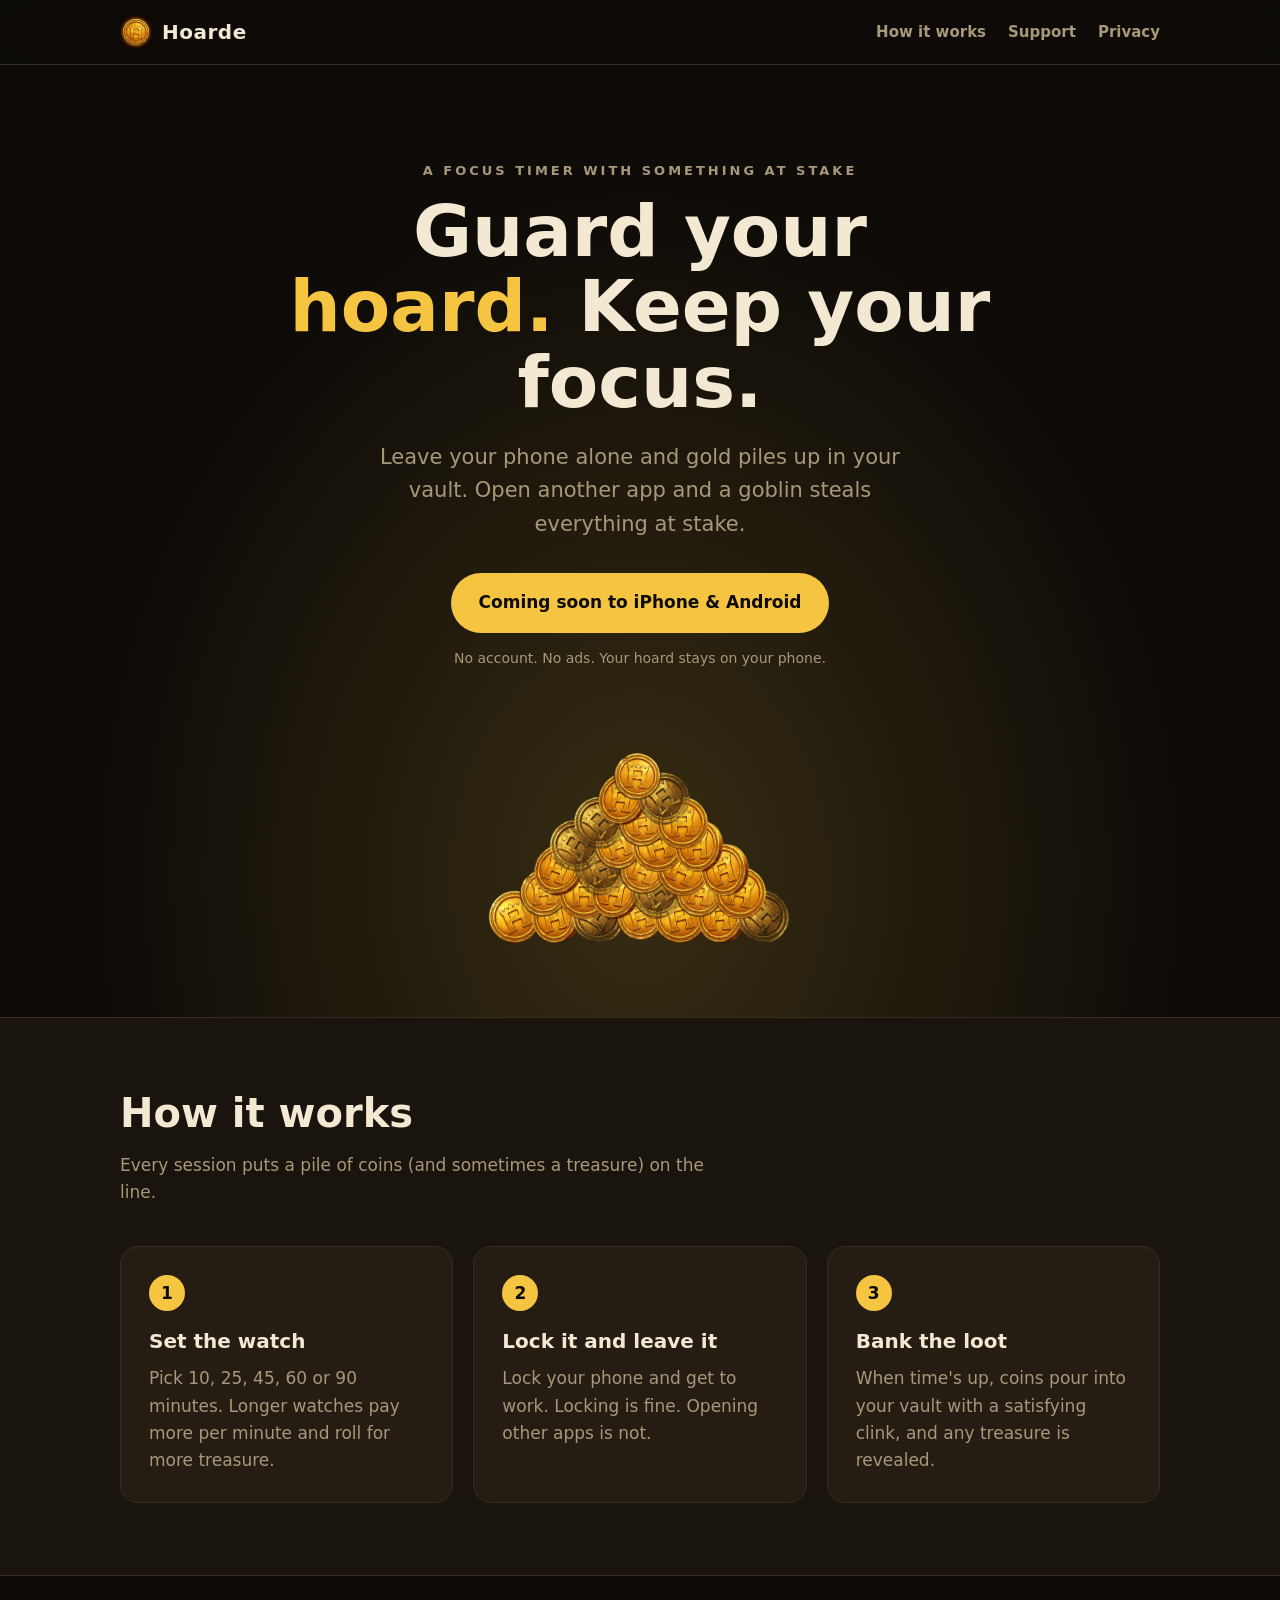
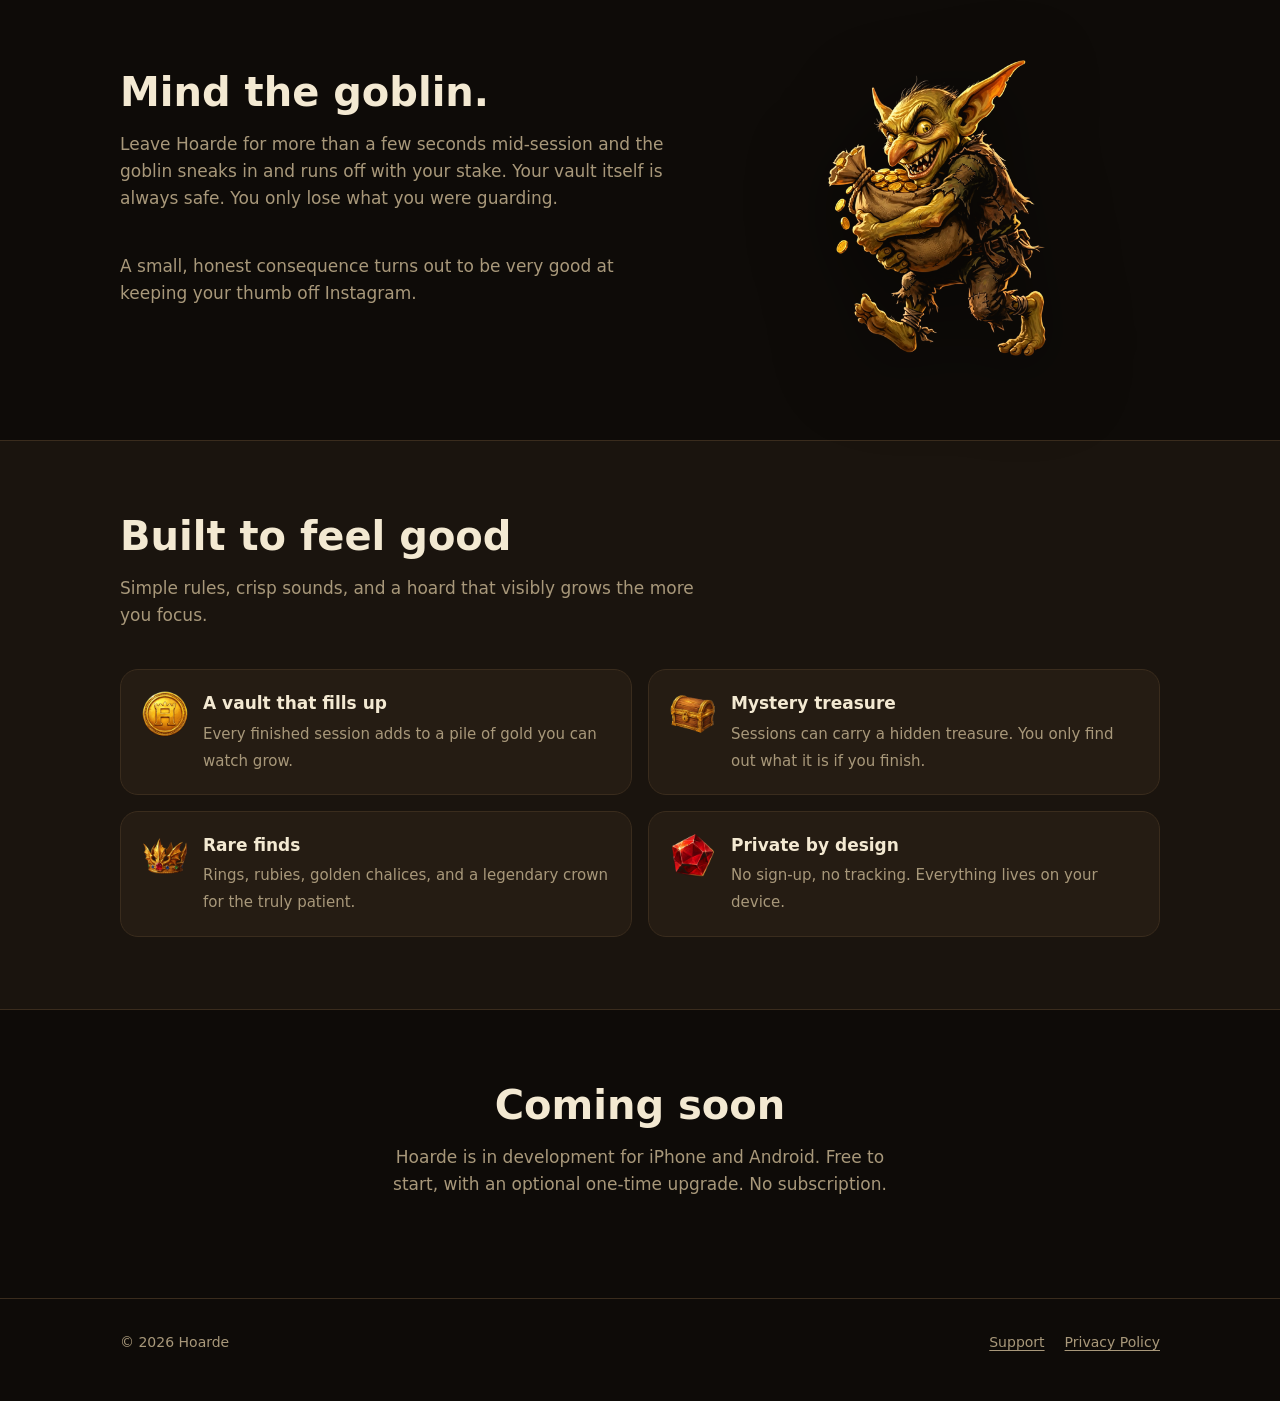
<file: index.html>
<!doctype html>
<html lang="en">
<head>
  <meta charset="utf-8">
  <meta name="viewport" content="width=device-width, initial-scale=1">
  <title>Hoarde: Focus Timer</title>
  <meta name="description" content="Hoarde is a focus timer where you guard a growing treasure hoard. Leave your phone alone and gold piles up. Open another app and a goblin steals it.">
  <meta property="og:title" content="Hoarde: Focus Timer">
  <meta property="og:description" content="Leave your phone alone and gold piles up. Open another app and a goblin steals it.">
  <meta property="og:image" content="assets/app-icon.png">
  <meta property="og:type" content="website">
  <meta name="theme-color" content="#0E0B08">
  <link rel="icon" type="image/png" href="assets/favicon.png">
  <link rel="apple-touch-icon" href="assets/app-icon.png">
  <link rel="stylesheet" href="style.css">
</head>
<body>
  <header class="site-header">
    <div class="wrap">
      <a class="brand" href="./"><img src="assets/app-icon.png" alt="">Hoarde</a>
      <nav aria-label="Main">
        <a href="#how">How it works</a>
        <a href="support.html">Support</a>
        <a href="privacy.html">Privacy</a>
      </nav>
    </div>
  </header>

  <main>
    <section class="hero">
      <div class="wrap">
        <p class="eyebrow">A focus timer with something at stake</p>
        <h1>Guard your <span>hoard.</span> Keep your focus.</h1>
        <p class="lede">Leave your phone alone and gold piles up in your vault. Open another app and a goblin steals everything at stake.</p>
        <a class="cta" href="#launch">Coming soon to iPhone &amp; Android</a>
        <span class="cta-note">No account. No ads. Your hoard stays on your phone.</span>

        <div class="pile" aria-hidden="true" id="pile"></div>
      </div>
    </section>

    <section id="how" class="alt">
      <div class="wrap">
        <h2>How it works</h2>
        <p class="section-lede">Every session puts a pile of coins (and sometimes a treasure) on the line.</p>
        <div class="steps">
          <article class="step">
            <h3>Set the watch</h3>
            <p>Pick 10, 25, 45, 60 or 90 minutes. Longer watches pay more per minute and roll for more treasure.</p>
          </article>
          <article class="step">
            <h3>Lock it and leave it</h3>
            <p>Lock your phone and get to work. Locking is fine. Opening other apps is not.</p>
          </article>
          <article class="step">
            <h3>Bank the loot</h3>
            <p>When time's up, coins pour into your vault with a satisfying clink, and any treasure is revealed.</p>
          </article>
        </div>
      </div>
    </section>

    <section>
      <div class="wrap split">
        <div>
          <h2>Mind the goblin.</h2>
          <p class="section-lede">Leave Hoarde for more than a few seconds mid-session and the goblin sneaks in and runs off with your stake. Your vault itself is always safe. You only lose what you were guarding.</p>
          <p class="section-lede">A small, honest consequence turns out to be very good at keeping your thumb off Instagram.</p>
        </div>
        <img src="assets/goblin.png" alt="A green goblin thief carrying a sack of stolen coins" width="320" height="320">
      </div>
    </section>

    <section class="alt">
      <div class="wrap">
        <h2>Built to feel good</h2>
        <p class="section-lede">Simple rules, crisp sounds, and a hoard that visibly grows the more you focus.</p>
        <ul class="features">
          <li><img src="assets/coin-0.png" alt=""><div><strong>A vault that fills up</strong><span>Every finished session adds to a pile of gold you can watch grow.</span></div></li>
          <li><img src="assets/mystery-chest.png" alt=""><div><strong>Mystery treasure</strong><span>Sessions can carry a hidden treasure. You only find out what it is if you finish.</span></div></li>
          <li><img src="assets/dragon-crown.png" alt=""><div><strong>Rare finds</strong><span>Rings, rubies, golden chalices, and a legendary crown for the truly patient.</span></div></li>
          <li><img src="assets/ruby.png" alt=""><div><strong>Private by design</strong><span>No sign-up, no tracking. Everything lives on your device.</span></div></li>
        </ul>
      </div>
    </section>

    <section id="launch" class="closing">
      <div class="wrap">
        <h2>Coming soon</h2>
        <p>Hoarde is in development for iPhone and Android. Free to start, with an optional one-time upgrade. No subscription.</p>
      </div>
    </section>
  </main>

  <footer class="site-footer">
    <div class="wrap">
      <span>© <span id="year">2026</span> Hoarde</span>
      <nav aria-label="Footer">
        <a href="support.html">Support</a>
        <a href="privacy.html">Privacy Policy</a>
      </nav>
    </div>
  </footer>

  <script>
    document.getElementById('year').textContent = new Date().getFullYear();
    // Drop a small pile of coins into the hero.
    (function () {
      var pile = document.getElementById('pile');
      if (!pile) return;
      var rows = [7, 6, 5, 4, 3, 2, 1];
      var width = pile.clientWidth || 420;
      var size = 56;
      var i = 0;
      rows.forEach(function (count, row) {
        var rowWidth = (count - 1) * size * 0.72;
        for (var c = 0; c < count; c++) {
          var img = document.createElement('img');
          img.src = 'assets/coin-' + (i % 4) + '.png';
          img.alt = '';
          img.className = 'coin-drop';
          var x = width / 2 - rowWidth / 2 + c * size * 0.72 - size / 2 + ((i * 37) % 9) - 4;
          img.style.left = x + 'px';
          img.style.bottom = row * size * 0.42 + 'px';
          img.style.setProperty('--r', (((i * 53) % 50) - 25) + 'deg');
          img.style.animationDelay = (0.25 + i * 0.05) + 's';
          pile.appendChild(img);
          i++;
        }
      });
    })();
  </script>
</body>
</html>
</file>
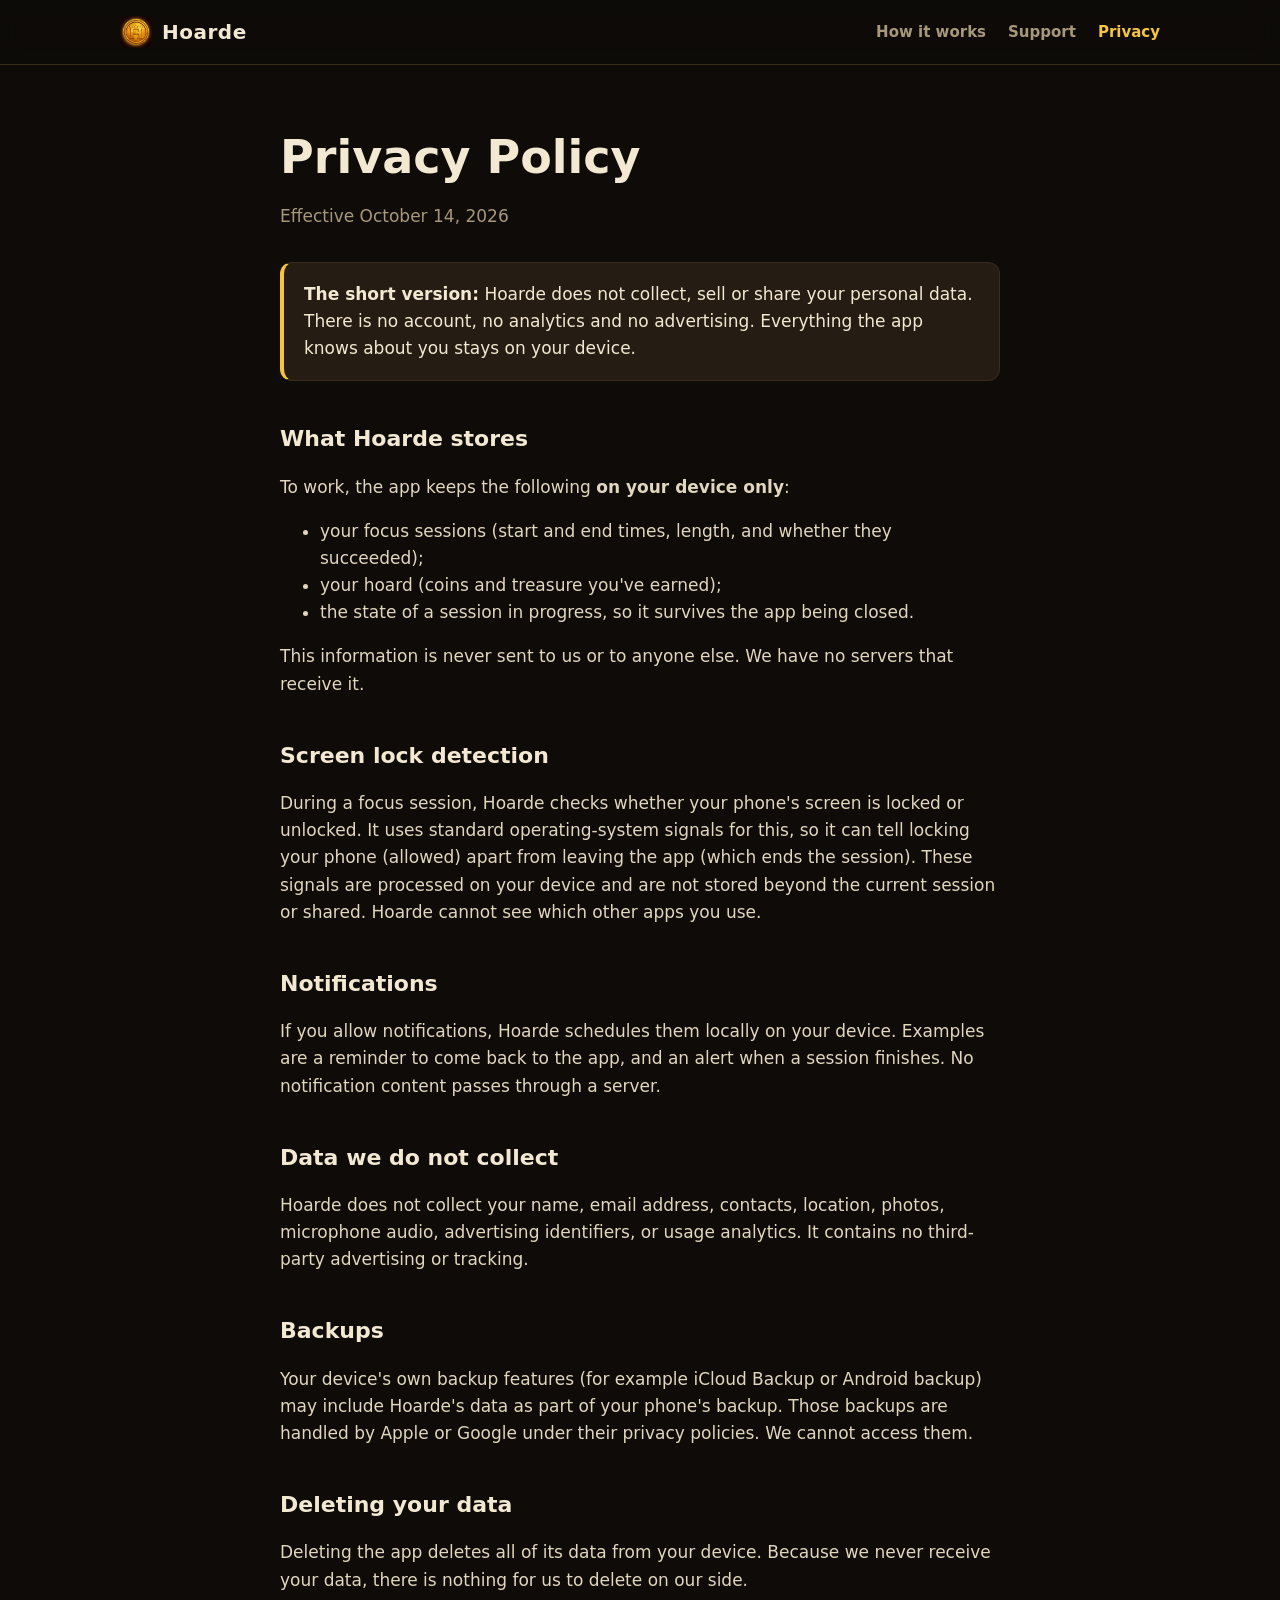
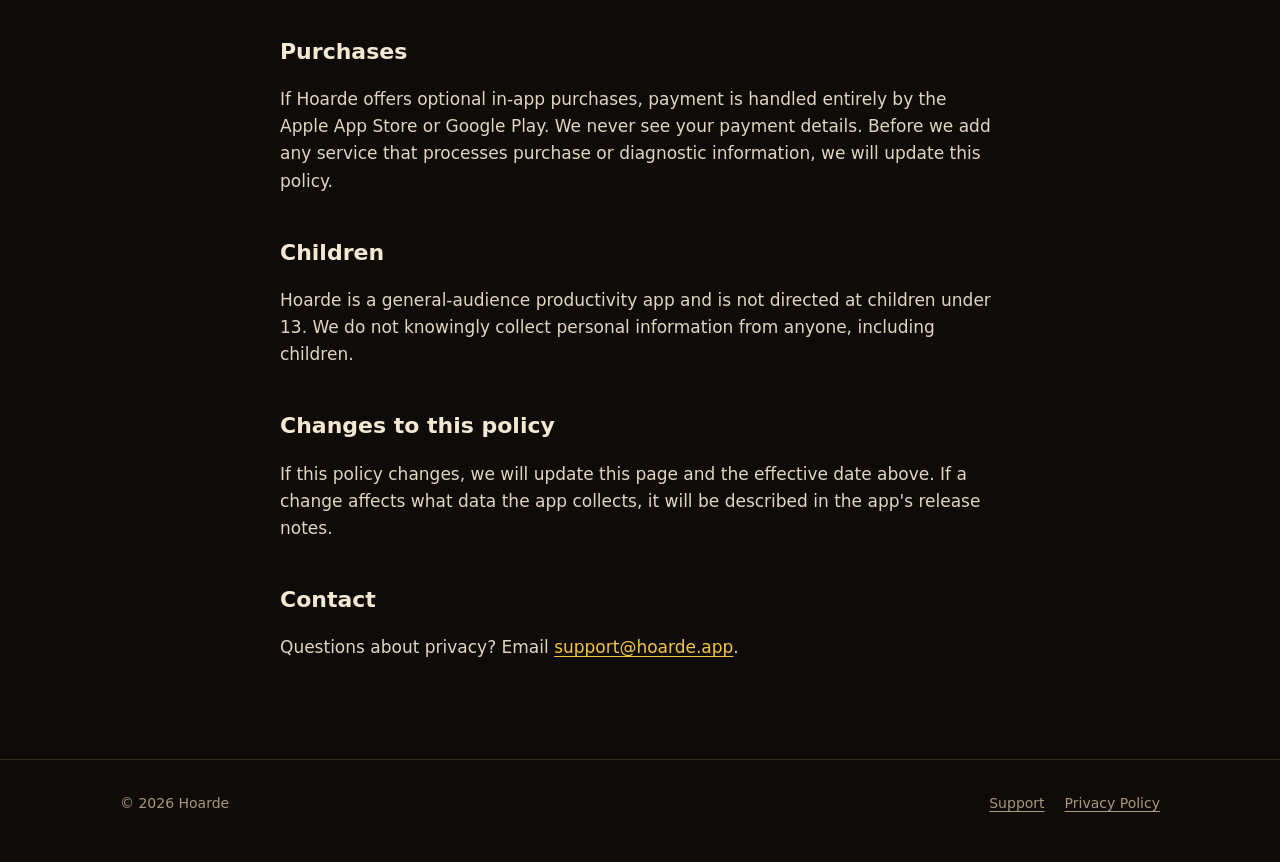
<file: privacy.html>
<!doctype html>
<html lang="en">
<head>
  <meta charset="utf-8">
  <meta name="viewport" content="width=device-width, initial-scale=1">
  <title>Privacy Policy · Hoarde</title>
  <meta name="description" content="Hoarde's privacy policy. Hoarde collects no personal data; everything stays on your device.">
  <meta name="theme-color" content="#0E0B08">
  <link rel="icon" type="image/png" href="assets/favicon.png">
  <link rel="stylesheet" href="style.css">
</head>
<body>
  <header class="site-header">
    <div class="wrap">
      <a class="brand" href="./"><img src="assets/app-icon.png" alt="">Hoarde</a>
      <nav aria-label="Main">
        <a href="./#how">How it works</a>
        <a href="support.html">Support</a>
        <a href="privacy.html" aria-current="page">Privacy</a>
      </nav>
    </div>
  </header>

  <main class="page">
    <div class="wrap">
      <h1>Privacy Policy</h1>
      <p class="meta">Effective October 14, 2026</p>

      <div class="callout">
        <strong>The short version:</strong> Hoarde does not collect, sell or share your personal data. There is no account, no analytics and no advertising. Everything the app knows about you stays on your device.
      </div>

      <h2>What Hoarde stores</h2>
      <p>To work, the app keeps the following <strong>on your device only</strong>:</p>
      <ul>
        <li>your focus sessions (start and end times, length, and whether they succeeded);</li>
        <li>your hoard (coins and treasure you've earned);</li>
        <li>the state of a session in progress, so it survives the app being closed.</li>
      </ul>
      <p>This information is never sent to us or to anyone else. We have no servers that receive it.</p>

      <h2>Screen lock detection</h2>
      <p>During a focus session, Hoarde checks whether your phone's screen is locked or unlocked. It uses standard operating-system signals for this, so it can tell locking your phone (allowed) apart from leaving the app (which ends the session). These signals are processed on your device and are not stored beyond the current session or shared. Hoarde cannot see which other apps you use.</p>

      <h2>Notifications</h2>
      <p>If you allow notifications, Hoarde schedules them locally on your device. Examples are a reminder to come back to the app, and an alert when a session finishes. No notification content passes through a server.</p>

      <h2>Data we do not collect</h2>
      <p>Hoarde does not collect your name, email address, contacts, location, photos, microphone audio, advertising identifiers, or usage analytics. It contains no third-party advertising or tracking.</p>

      <h2>Backups</h2>
      <p>Your device's own backup features (for example iCloud Backup or Android backup) may include Hoarde's data as part of your phone's backup. Those backups are handled by Apple or Google under their privacy policies. We cannot access them.</p>

      <h2>Deleting your data</h2>
      <p>Deleting the app deletes all of its data from your device. Because we never receive your data, there is nothing for us to delete on our side.</p>

      <h2>Purchases</h2>
      <p>If Hoarde offers optional in-app purchases, payment is handled entirely by the Apple App Store or Google Play. We never see your payment details. Before we add any service that processes purchase or diagnostic information, we will update this policy.</p>

      <h2>Children</h2>
      <p>Hoarde is a general-audience productivity app and is not directed at children under 13. We do not knowingly collect personal information from anyone, including children.</p>

      <h2>Changes to this policy</h2>
      <p>If this policy changes, we will update this page and the effective date above. If a change affects what data the app collects, it will be described in the app's release notes.</p>

      <h2>Contact</h2>
      <p>Questions about privacy? Email <a href="mailto:support@hoarde.app">support@hoarde.app</a>.</p>
    </div>
  </main>

  <footer class="site-footer">
    <div class="wrap">
      <span>© 2026 Hoarde</span>
      <nav aria-label="Footer">
        <a href="support.html">Support</a>
        <a href="privacy.html">Privacy Policy</a>
      </nav>
    </div>
  </footer>
</body>
</html>
</file>
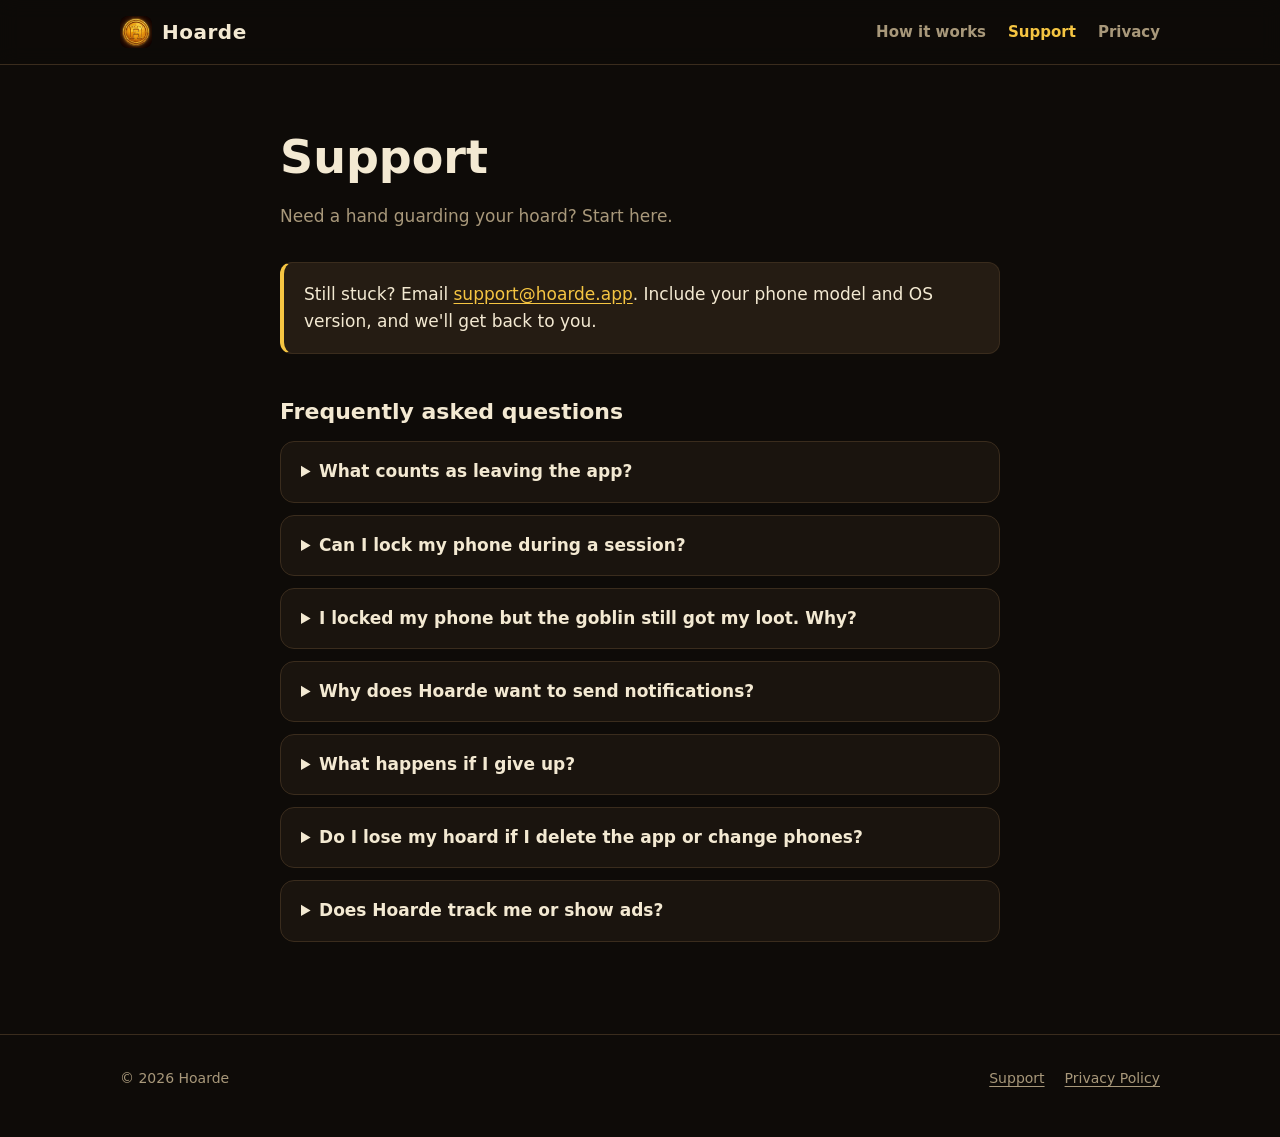
<file: support.html>
<!doctype html>
<html lang="en">
<head>
  <meta charset="utf-8">
  <meta name="viewport" content="width=device-width, initial-scale=1">
  <title>Support · Hoarde</title>
  <meta name="description" content="Help and frequently asked questions for Hoarde, the treasure-hoarding focus timer.">
  <meta name="theme-color" content="#0E0B08">
  <link rel="icon" type="image/png" href="assets/favicon.png">
  <link rel="stylesheet" href="style.css">
</head>
<body>
  <header class="site-header">
    <div class="wrap">
      <a class="brand" href="./"><img src="assets/app-icon.png" alt="">Hoarde</a>
      <nav aria-label="Main">
        <a href="./#how">How it works</a>
        <a href="support.html" aria-current="page">Support</a>
        <a href="privacy.html">Privacy</a>
      </nav>
    </div>
  </header>

  <main class="page">
    <div class="wrap">
      <h1>Support</h1>
      <p class="meta">Need a hand guarding your hoard? Start here.</p>

      <div class="callout">
        Still stuck? Email <a href="mailto:support@hoarde.app">support@hoarde.app</a>. Include your phone model and OS version, and we'll get back to you.
      </div>

      <h2>Frequently asked questions</h2>

      <details>
        <summary>What counts as leaving the app?</summary>
        <p>Switching to another app or going to your home screen while a session runs. You get a short grace period (10 seconds) for accidental swipes. Pulling down Control Center or the notification shade doesn't count.</p>
      </details>

      <details>
        <summary>Can I lock my phone during a session?</summary>
        <p>Yes, and you should! Locking your phone is the best way to use Hoarde. Your session keeps running and your coins are banked when the time is up.</p>
      </details>

      <details>
        <summary>I locked my phone but the goblin still got my loot. Why?</summary>
        <p>On iPhone, Hoarde detects locking most reliably when your phone has a passcode set. Without one, it relies on a quicker heuristic that occasionally misses. If this keeps happening, email us with your phone model and iOS version. It helps us improve detection.</p>
      </details>

      <details>
        <summary>Why does Hoarde want to send notifications?</summary>
        <p>So it can tell you when a session is finished, and warn you if you've left the app mid-session before the goblin strikes. Notifications are created on your phone. Nothing is sent from a server.</p>
      </details>

      <details>
        <summary>What happens if I give up?</summary>
        <p>You can cancel for free in the first 10 seconds. After that, giving up hands your stake to the goblin. Your vault and everything already in it are always safe.</p>
      </details>

      <details>
        <summary>Do I lose my hoard if I delete the app or change phones?</summary>
        <p>Your hoard is stored only on your phone, so deleting the app deletes it. Your device's own backup may restore it on a new phone. A built-in backup option is planned.</p>
      </details>

      <details>
        <summary>Does Hoarde track me or show ads?</summary>
        <p>No. There's no account, no ads and no analytics. See the <a href="privacy.html">privacy policy</a>.</p>
      </details>
    </div>
  </main>

  <footer class="site-footer">
    <div class="wrap">
      <span>© 2026 Hoarde</span>
      <nav aria-label="Footer">
        <a href="support.html">Support</a>
        <a href="privacy.html">Privacy Policy</a>
      </nav>
    </div>
  </footer>
</body>
</html>
</file>
<file: style.css>
:root {
  --bg: #0e0b08;
  --surface: #1a140e;
  --surface-raised: #251c13;
  --border: #3a2c1d;
  --gold: #f5c542;
  --gold-deep: #c8921e;
  --text: #f3e9d2;
  --muted: #a8987a;
  --danger: #e05a47;
  --radius: 18px;
  --max: 1080px;
  color-scheme: dark;
}

* { box-sizing: border-box; }

html { scroll-behavior: smooth; }

body {
  margin: 0;
  background: var(--bg);
  color: var(--text);
  font-family: Inter, ui-sans-serif, system-ui, -apple-system, "Segoe UI", Roboto, sans-serif;
  font-size: 17px;
  line-height: 1.6;
  -webkit-font-smoothing: antialiased;
}

a { color: var(--gold); text-underline-offset: 3px; }
a:hover { color: #ffd968; }

img { max-width: 100%; display: block; }

.wrap { width: 100%; max-width: var(--max); margin: 0 auto; padding: 0 20px; }

/* Header */
.site-header { position: sticky; top: 0; z-index: 10; background: rgba(14, 11, 8, 0.85); backdrop-filter: blur(10px); border-bottom: 1px solid var(--border); }
.site-header .wrap { display: flex; align-items: center; justify-content: space-between; height: 64px; }
.brand { display: flex; align-items: center; gap: 10px; color: var(--text); text-decoration: none; font-weight: 800; font-size: 20px; letter-spacing: 0.5px; }
.brand img { width: 32px; height: 32px; border-radius: 8px; }
.site-header nav { display: flex; gap: 22px; }
.site-header nav a { color: var(--muted); text-decoration: none; font-weight: 600; font-size: 15px; white-space: nowrap; }
.site-header nav a:hover, .site-header nav a[aria-current="page"] { color: var(--gold); }

/* Hero */
.hero { position: relative; overflow: hidden; padding: 96px 0 72px; text-align: center; background: radial-gradient(ellipse at 50% 85%, rgba(245, 197, 66, 0.18), transparent 60%); }
.eyebrow { text-transform: uppercase; letter-spacing: 3px; font-size: 13px; font-weight: 700; color: var(--muted); margin: 0 0 12px; }
.hero h1 { font-size: clamp(40px, 7vw, 72px); line-height: 1.05; margin: 0 auto 20px; max-width: 14ch; font-weight: 900; }
.hero h1 span { color: var(--gold); }
.lede { font-size: clamp(18px, 2.4vw, 21px); color: var(--muted); max-width: 40ch; margin: 0 auto 32px; }
.cta { display: inline-flex; align-items: center; gap: 10px; background: var(--gold); color: var(--bg); padding: 16px 28px; border-radius: 999px; font-weight: 800; text-decoration: none; font-size: 17px; transition: transform 0.15s ease; }
.cta:hover { color: var(--bg); transform: translateY(-2px); }
.cta-note { display: block; margin-top: 14px; color: var(--muted); font-size: 14px; }

.pile { position: relative; height: 220px; max-width: 420px; margin: 56px auto 0; }
.pile img { position: absolute; width: 56px; height: 56px; }
.coin-drop { animation: drop 0.9s cubic-bezier(0.3, 1.4, 0.5, 1) both; }
@keyframes drop {
  from { transform: translateY(-260px) rotate(var(--r, 0deg)); opacity: 0; }
  15% { opacity: 1; }
  to { transform: translateY(0) rotate(var(--r, 0deg)); opacity: 1; }
}

/* Sections */
section { padding: 72px 0; }
section h2 { font-size: clamp(28px, 4vw, 40px); line-height: 1.15; margin: 0 0 16px; font-weight: 850; }
.section-lede { color: var(--muted); max-width: 56ch; margin: 0 0 40px; }
.alt { background: var(--surface); border-top: 1px solid var(--border); border-bottom: 1px solid var(--border); }

.steps { display: grid; grid-template-columns: repeat(3, 1fr); gap: 20px; counter-reset: step; }
.step { background: var(--surface-raised); border: 1px solid var(--border); border-radius: var(--radius); padding: 28px; }
.step::before { counter-increment: step; content: counter(step); display: inline-grid; place-items: center; width: 36px; height: 36px; border-radius: 50%; background: var(--gold); color: var(--bg); font-weight: 900; margin-bottom: 14px; }
.step h3 { margin: 0 0 8px; font-size: 20px; }
.step p { margin: 0; color: var(--muted); }

.split { display: grid; grid-template-columns: 1.1fr 0.9fr; gap: 48px; align-items: center; }
.split img { width: min(320px, 80%); margin: 0 auto; filter: drop-shadow(0 20px 40px rgba(0, 0, 0, 0.5)); }

.features { display: grid; grid-template-columns: repeat(2, 1fr); gap: 16px; list-style: none; padding: 0; margin: 0; }
.features li { display: flex; gap: 14px; background: var(--surface-raised); border: 1px solid var(--border); border-radius: var(--radius); padding: 20px; }
.features li img { width: 48px; height: 48px; flex: none; }
.features strong { display: block; color: var(--text); margin-bottom: 2px; }
.features span { color: var(--muted); font-size: 15px; }

.closing { text-align: center; }
.closing p { color: var(--muted); max-width: 48ch; margin: 0 auto 28px; }

/* Long-form pages */
.page { padding: 56px 0 80px; }
.page .wrap { max-width: 760px; }
.page h1 { font-size: clamp(32px, 5vw, 46px); margin: 0 0 8px; }
.page h2 { font-size: 22px; margin: 40px 0 8px; }
.page .meta { color: var(--muted); margin: 0 0 32px; }
.page p, .page li { color: #e1d6be; }
.callout { background: var(--surface-raised); border: 1px solid var(--border); border-left: 4px solid var(--gold); border-radius: 12px; padding: 18px 20px; margin: 24px 0; }
details { background: var(--surface); border: 1px solid var(--border); border-radius: 14px; padding: 16px 20px; margin: 12px 0; }
details summary { cursor: pointer; font-weight: 700; color: var(--text); }
details[open] summary { margin-bottom: 8px; }

/* Footer */
.site-footer { border-top: 1px solid var(--border); padding: 32px 0 48px; color: var(--muted); font-size: 14px; }
.site-footer .wrap { display: flex; flex-wrap: wrap; justify-content: space-between; gap: 16px; }
.site-footer nav { display: flex; gap: 20px; }
.site-footer a { color: var(--muted); }

@media (max-width: 760px) {
  .steps, .features, .split { grid-template-columns: 1fr; }
  .split { gap: 24px; }
  .split img { order: -1; width: 200px; }
  .site-header nav { gap: 14px; }
  .hero { padding-top: 64px; }
  section { padding: 56px 0; }
}

@media (max-width: 420px) {
  .site-header nav a[href$="#how"] { display: none; }
}

@media (prefers-reduced-motion: reduce) {
  .coin-drop { animation: none; }
  .cta { transition: none; }
  html { scroll-behavior: auto; }
}
</file>
